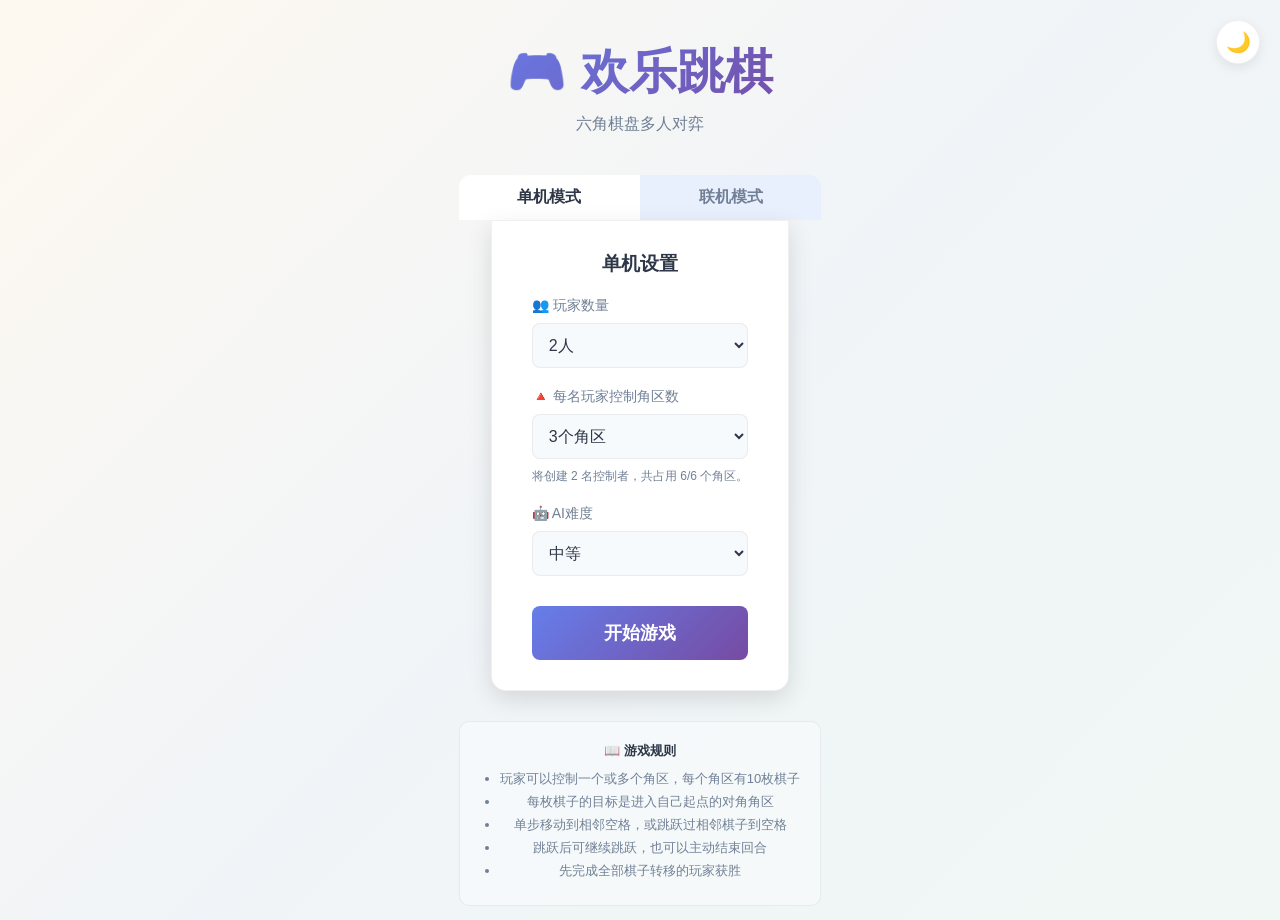
<file: web/index.html>
<!DOCTYPE html>
<html lang="zh-CN">
<head>
  <meta charset="UTF-8">
  <meta name="viewport" content="width=device-width, initial-scale=1.0">
  <title>欢乐跳棋</title>
  <meta http-equiv="refresh" content="0; url=start.html">
</head>
<body>
  <p><a href="start.html">进入欢乐跳棋</a></p>
</body>
</html>
</file>
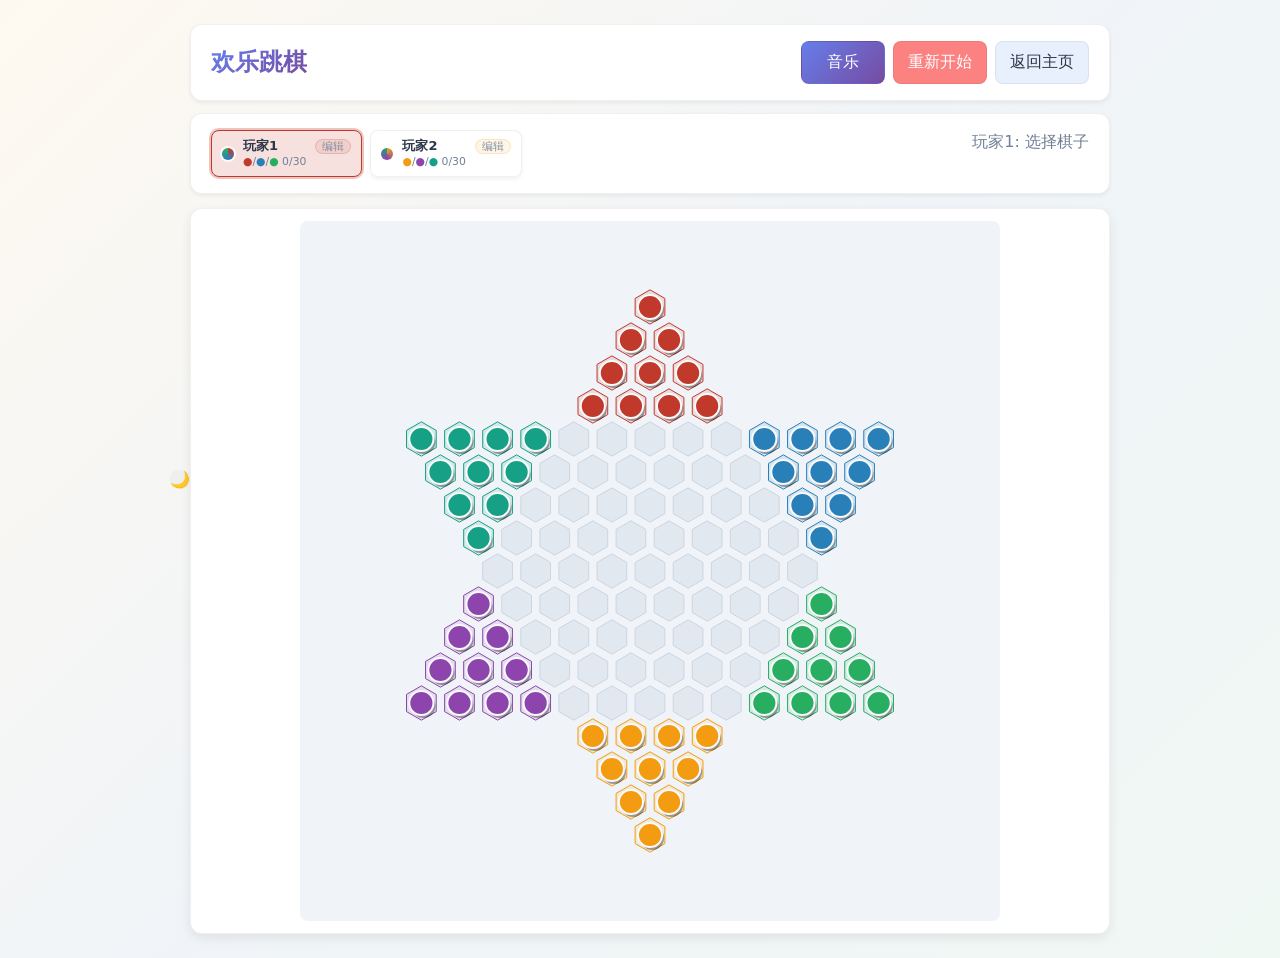
<file: web/game.html>
<!DOCTYPE html>
<html lang="zh-CN">
<head>
  <meta charset="UTF-8">
  <meta name="viewport" content="width=device-width, initial-scale=1.0">
  <title>欢乐跳棋 - 游戏</title>
  <link rel="stylesheet" href="css/style.css">
</head>
<body class="game-page">
  <button class="theme-toggle" id="themeToggle" title="切换主题">🌙</button>
  <main class="game-shell">
    <header class="game-header">
      <h1>欢乐跳棋</h1>
      <div class="header-actions">
        <button id="btnBGM" type="button">音乐</button>
        <button id="btnIds" type="button" hidden>格号</button>
        <button id="btnRestart" type="button">重新开始</button>
        <button id="btnBack" type="button">返回主页</button>
      </div>
    </header>

    <section id="statusBar" class="status-bar">
      <div id="playerInfo" class="player-info"></div>
      <div id="turnInfo" class="turn-info">
        <span id="turnMessage">初始化中...</span>
        <button id="btnEndJump" type="button" hidden>结束跳跃</button>
      </div>
    </section>

    <section class="board-wrap">
      <canvas id="board" width="700" height="700" aria-label="欢乐跳棋棋盘"></canvas>
    </section>
  </main>

  <div id="tooltip" class="tooltip" hidden></div>

  <script src="js/config.js"></script>
  <script src="board_data.js"></script>
  <script src="js/messages.js"></script>
  <script src="js/network.js"></script>
  <script src="js/audio.js"></script>
  <script src="js/player.js"></script>
  <script src="js/piece.js"></script>
  <script src="js/board.js"></script>
  <script src="js/ai.js"></script>
  <script src="js/game.js"></script>
  <script>
    (function() {
      const savedTheme = localStorage.getItem('theme') || 'light';
      document.documentElement.setAttribute('data-theme', savedTheme);
      const btn = document.getElementById('themeToggle');
      const updateIcon = () => {
        const isDark = document.documentElement.getAttribute('data-theme') === 'dark';
        if (btn) btn.textContent = isDark ? '☀️' : '🌙';
      };
      updateIcon();
      const toggleTheme = () => {
        const current = document.documentElement.getAttribute('data-theme');
        const next = current === 'dark' ? 'light' : 'dark';
        document.documentElement.setAttribute('data-theme', next);
        localStorage.setItem('theme', next);
        updateIcon();
        if (window.game && window.game.board) {
          window.game.board.render(window.game.ctx, { showIds: window.game.showIds });
          window.game.render();
        }
      };
      if (btn) btn.addEventListener('click', toggleTheme);
    })();
  </script>
</body>
</html>
</file>
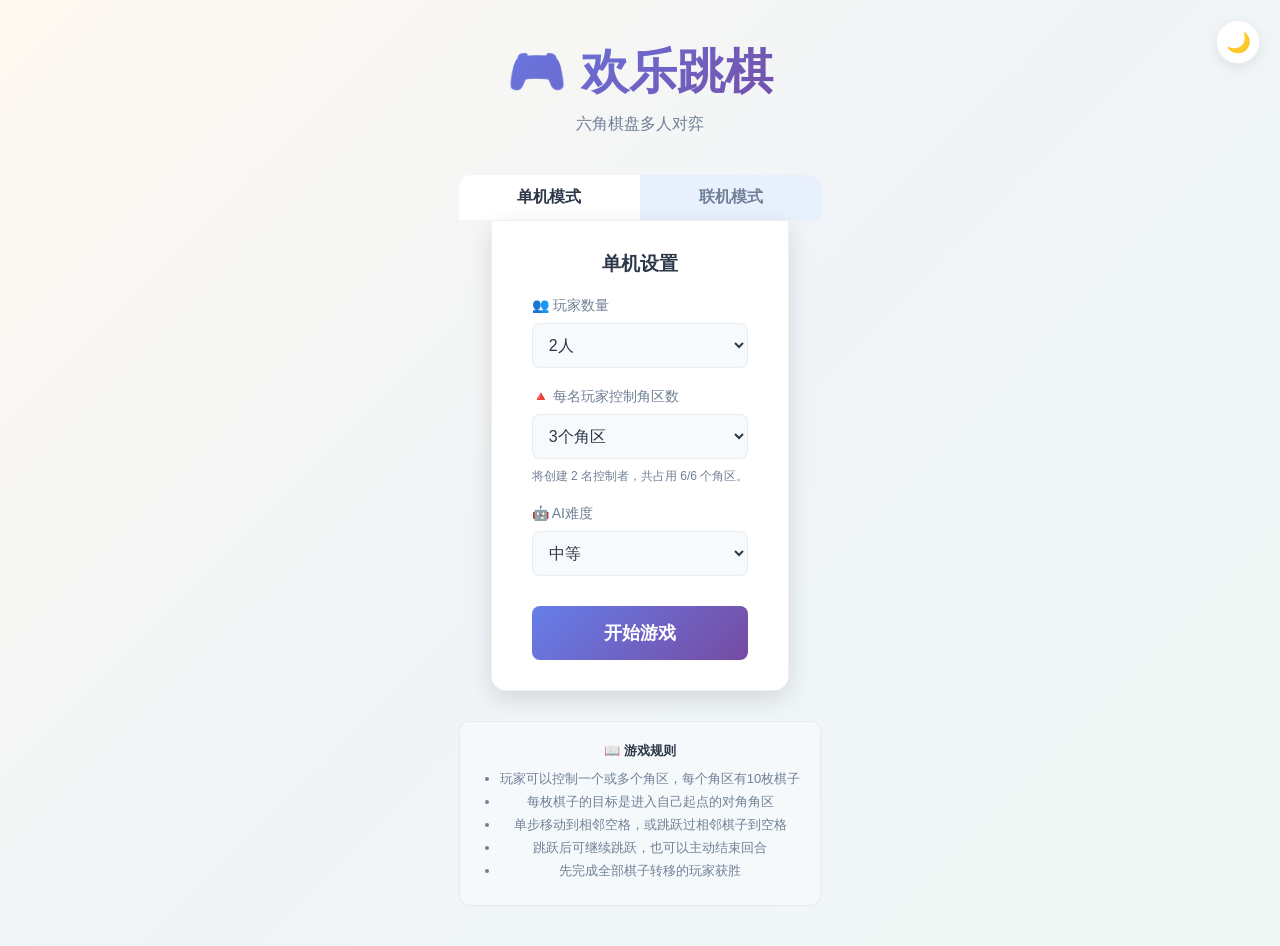
<file: web/start.html>
<!DOCTYPE html>
<html lang="zh-CN">
<head>
  <meta charset="UTF-8">
  <title>欢乐跳棋</title>
  <link rel="stylesheet" href="css/style.css">
  <style>
    * { margin: 0; padding: 0; box-sizing: border-box; }
    body {
      font-family: sans-serif;
      background: linear-gradient(135deg, var(--bg-page-gradient-start) 0%, var(--bg-page-gradient-mid) 50%, var(--bg-page-gradient-end) 100%);
      color: var(--text-main);
      min-height: 100vh;
      display: flex;
      justify-content: center;
      align-items: center;
      transition: background 0.3s ease, color 0.3s ease;
    }
    .start-screen {
      text-align: center;
      padding: 40px;
    }
    .start-screen h1 {
      font-size: 48px;
      margin-bottom: 10px;
      background: linear-gradient(135deg, var(--title-gradient-start) 0%, var(--title-gradient-end) 100%);
      -webkit-background-clip: text;
      -webkit-text-fill-color: transparent;
      background-clip: text;
    }
    .start-screen p {
      color: var(--text-muted);
      margin-bottom: 40px;
    }
    .mode-tabs {
      display: flex;
      gap: 0;
      margin-bottom: 0;
    }
    .mode-tab {
      flex: 1;
      padding: 12px 24px;
      border: none;
      background: var(--tab-bg);
      color: var(--tab-text);
      font-size: 16px;
      font-weight: bold;
      cursor: pointer;
      transition: background 0.2s, color 0.2s;
      border-radius: var(--radius) var(--radius) 0 0;
    }
    .mode-tab:first-child {
      border-radius: var(--radius) 0 0 0;
    }
    .mode-tab:last-child {
      border-radius: 0 var(--radius) 0 0;
    }
    .mode-tab.active {
      background: var(--tab-active-bg);
      color: var(--tab-active-text);
    }
    .setup-box {
      background: var(--bg-panel);
      padding: 30px 40px;
      border-radius: 0 0 15px 15px;
      display: inline-block;
      text-align: left;
      box-shadow: var(--shadow-lg);
      border: 1px solid var(--border-color);
      transition: all 0.3s ease;
    }
    .setup-box h3 {
      margin-bottom: 20px;
      text-align: center;
      color: var(--text-main);
    }
    .setting {
      margin-bottom: 20px;
    }
    .setting label {
      display: block;
      margin-bottom: 8px;
      font-size: 14px;
      color: var(--text-muted);
    }
    .setting select,
    .setting input {
      width: 100%;
      padding: 12px;
      border-radius: 8px;
      border: 1px solid var(--border-color);
      background: var(--bg-input);
      color: var(--text-main);
      font-size: 16px;
      cursor: pointer;
      transition: all 0.3s ease;
    }
    .setting input {
      cursor: text;
    }
    .setting select:focus,
    .setting input:focus {
      outline: 2px solid var(--border-focus);
      border-color: transparent;
    }
    .setting select option:disabled {
      color: var(--text-muted);
      opacity: 0.5;
    }
    .setting-hint {
      margin-top: 8px;
      color: var(--text-muted);
      font-size: 12px;
      line-height: 1.5;
    }
    .btn-start {
      width: 100%;
      padding: 15px;
      margin-top: 10px;
      border: none;
      border-radius: 8px;
      cursor: pointer;
      font-size: 18px;
      font-weight: bold;
      transition: transform 0.2s, background 0.2s;
      background: linear-gradient(135deg, var(--btn-primary-start) 0%, var(--btn-primary-end) 100%);
      color: #fff;
    }
    .btn-start:hover {
      transform: scale(1.02);
      opacity: 0.95;
    }
    .btn-secondary {
      background: linear-gradient(135deg, var(--btn-secondary-start) 0%, var(--btn-secondary-end) 100%);
    }
    .btn-secondary:hover {
      opacity: 0.95;
    }
    .room-info {
      background: var(--room-bg);
      padding: 15px;
      border-radius: 8px;
      margin-bottom: 15px;
      text-align: center;
      border: 1px solid var(--border-color);
      transition: all 0.3s ease;
    }
    .room-code {
      font-size: 32px;
      font-weight: bold;
      letter-spacing: 8px;
      color: var(--room-code-color);
      margin: 10px 0;
    }
    .player-list {
      margin-top: 10px;
      font-size: 14px;
      color: var(--text-muted);
    }
    .waiting-text {
      color: var(--waiting-color);
      animation: pulse 1.5s infinite;
    }
    @keyframes pulse {
      0%, 100% { opacity: 1; }
      50% { opacity: 0.5; }
    }
    .rules {
      margin-top: 30px;
      padding: 20px;
      background: var(--rules-bg);
      border-radius: 10px;
      font-size: 13px;
      color: var(--rules-text);
      border: 1px solid var(--border-color);
      transition: all 0.3s ease;
    }
    .rules h4 {
      color: var(--rules-title);
      margin-bottom: 10px;
    }
    .rules ul {
      padding-left: 20px;
    }
    .rules li {
      margin-bottom: 5px;
    }
    .hidden {
      display: none !important;
    }
    .error-msg {
      color: var(--error-color);
      font-size: 14px;
      margin-top: 10px;
      text-align: center;
    }
    .theme-toggle {
      position: fixed;
      top: 20px;
      right: 20px;
      width: 44px;
      height: 44px;
      border-radius: 50%;
      background: var(--bg-panel);
      border: 1px solid var(--border-color);
      box-shadow: var(--shadow-md);
      cursor: pointer;
      display: flex;
      align-items: center;
      justify-content: center;
      font-size: 20px;
      transition: all 0.3s ease;
      z-index: 100;
    }
    .theme-toggle:hover {
      transform: scale(1.1);
      box-shadow: var(--shadow-lg);
    }
  </style>
</head>
<body>
  <button class="theme-toggle" id="themeToggle" title="切换主题">🌙</button>
  <div class="start-screen">
    <h1>🎮 欢乐跳棋</h1>
    <p>六角棋盘多人对弈</p>

    <div class="mode-tabs">
      <button class="mode-tab active" data-mode="local">单机模式</button>
      <button class="mode-tab" data-mode="online">联机模式</button>
    </div>

    <div class="setup-box">
      <div id="localSetup">
        <h3>单机设置</h3>

        <div class="setting">
          <label>👥 玩家数量</label>
          <select id="playerCount">
            <option value="1">1人 (自动补AI)</option>
            <option value="2" selected>2人</option>
            <option value="3">3人</option>
            <option value="4">4人</option>
            <option value="5">5人</option>
            <option value="6">6人</option>
          </select>
        </div>

        <div class="setting">
          <label>🔺 每名玩家控制角区数</label>
          <select id="seatsPerPlayer">
            <option value="1">1个角区</option>
            <option value="2">2个角区</option>
            <option value="3" selected>3个角区</option>
          </select>
          <div id="setupHint" class="setting-hint"></div>
        </div>

        <div class="setting">
          <label>🤖 AI难度</label>
          <select id="aiDifficulty">
            <option value="easy">简单</option>
            <option value="medium" selected>中等</option>
            <option value="hard">困难</option>
          </select>
        </div>

        <button class="btn-start" id="startLocalBtn">开始游戏</button>
      </div>

      <div id="onlineSetup" class="hidden">
        <h3>联机设置</h3>

        <div class="setting">
          <label>👥 玩家数量</label>
          <select id="onlinePlayerCount">
            <option value="2" selected>2人</option>
            <option value="3">3人</option>
            <option value="4">4人</option>
            <option value="5">5人</option>
            <option value="6">6人</option>
          </select>
        </div>

        <div class="setting">
          <label>🔺 每名玩家控制角区数</label>
          <select id="onlineSeatsPerPlayer">
            <option value="1" selected>1个角区</option>
            <option value="2">2个角区</option>
            <option value="3">3个角区</option>
          </select>
          <div id="onlineSetupHint" class="setting-hint"></div>
        </div>

        <div id="roomCreation">
          <div class="setting">
            <label>我的名称</label>
            <input type="text" id="myNameInput" placeholder="选填，默认玩家1" maxlength="10" style="text-align: center;">
          </div>
          <button class="btn-start" id="createRoomBtn">创建房间</button>
        </div>

        <div id="roomDisplay" class="hidden">
          <div class="room-info">
            <div>房间号</div>
            <div class="room-code" id="roomCodeDisplay">------</div>
            <button class="copy-link-btn" id="copyLinkBtn" title="复制邀请链接">复制链接</button>
          </div>
          <div class="player-list" id="playerList">等待玩家加入...</div>
          <div class="waiting-text" id="waitingText">等待其他玩家加入...</div>
          <button class="btn-start" id="startOnlineBtn" disabled>开始游戏</button>
        </div>

        <div id="joinRoomSection" style="margin-top: 20px; padding-top: 20px; border-top: 1px solid var(--border-color);">
          <h4 style="text-align: center; margin-bottom: 15px; color: var(--text-muted);">或加入房间</h4>
          <div class="setting">
            <label>房间号</label>
            <input type="text" id="roomCodeInput" placeholder="输入6位房间号" maxlength="6" style="text-transform: uppercase; text-align: center; letter-spacing: 4px;">
          </div>
          <button class="btn-start" id="joinRoomBtn">加入房间</button>
        </div>

        <div id="onlineError" class="error-msg hidden"></div>
      </div>
    </div>

    <div class="rules">
      <h4>📖 游戏规则</h4>
      <ul>
        <li>玩家可以控制一个或多个角区，每个角区有10枚棋子</li>
        <li>每枚棋子的目标是进入自己起点的对角角区</li>
        <li>单步移动到相邻空格，或跳跃过相邻棋子到空格</li>
        <li>跳跃后可继续跳跃，也可以主动结束回合</li>
        <li>先完成全部棋子转移的玩家获胜</li>
      </ul>
    </div>
  </div>

  <div id="gameArea" class="game-page hidden">
    <main class="game-shell">
      <header class="game-header">
        <h1>欢乐跳棋</h1>
        <div class="header-actions">
          <button id="btnBGM" type="button">音乐</button>
          <button id="btnIds" type="button" hidden>格号</button>
          <button id="btnRestart" type="button">重新开始</button>
          <button id="btnBack" type="button">返回主页</button>
        </div>
      </header>

      <section id="statusBar" class="status-bar">
        <div id="playerInfo" class="player-info"></div>
        <div id="turnInfo" class="turn-info">
          <span id="turnMessage">初始化中...</span>
          <button id="btnEndJump" type="button" hidden>结束跳跃</button>
        </div>
      </section>

      <section class="board-wrap">
        <canvas id="board" width="700" height="700" aria-label="欢乐跳棋棋盘"></canvas>
      </section>
    </main>

    <div id="tooltip" class="tooltip"></div>
  </div>

  <script src="js/config.js"></script>
  <script src="board_data.js"></script>
  <script src="js/messages.js"></script>
  <script src="js/network.js"></script>
  <script src="js/audio.js"></script>
  <script src="js/player.js"></script>
  <script src="js/piece.js"></script>
  <script src="js/board.js"></script>
  <script src="js/ai.js"></script>
  <script>
    window.NO_AUTO_GAME_INIT = true;

    // Theme toggle
    (function() {
      const savedTheme = localStorage.getItem('theme') || 'light';
      document.documentElement.setAttribute('data-theme', savedTheme);
      const btn = document.getElementById('themeToggle');
      if (btn) {
        btn.textContent = savedTheme === 'dark' ? '☀️' : '🌙';
        btn.addEventListener('click', () => {
          const current = document.documentElement.getAttribute('data-theme');
          const next = current === 'dark' ? 'light' : 'dark';
          document.documentElement.setAttribute('data-theme', next);
          localStorage.setItem('theme', next);
          btn.textContent = next === 'dark' ? '☀️' : '🌙';
          // Update board colors
          if (window.game && window.game.board) {
            window.game.board.render(window.game.ctx, { showIds: window.game.showIds });
            window.game.render();
          }
        });
      }
    })();
  </script>
  <script src="js/game.js"></script>
  <script>
    let currentMode = 'local';
    let networkManager = null;
    let roomInfo = null;
    let webrtcOfferSent = new Set();

    (function() {
      const params = new URLSearchParams(window.location.search);
      const roomCode = params.get('room');
      if (roomCode) {
        const input = document.getElementById('roomCodeInput');
        if (input) {
          input.value = roomCode.toUpperCase();
          // Force switch to online mode without clicking tab
          document.querySelectorAll('.mode-tab').forEach(t => t.classList.remove('active'));
          const onlineTab = document.querySelector('[data-mode="online"]');
          if (onlineTab) onlineTab.classList.add('active');
          document.getElementById('localSetup').classList.add('hidden');
          document.getElementById('onlineSetup').classList.remove('hidden');
          setTimeout(() => {
            document.getElementById('joinRoomBtn').click();
          }, 300);
        }
      }
    })();

    const modeTabs = document.querySelectorAll('.mode-tab');
    modeTabs.forEach((tab) => {
      tab.addEventListener('click', () => {
        modeTabs.forEach((t) => t.classList.remove('active'));
        tab.classList.add('active');
        currentMode = tab.dataset.mode;

        document.getElementById('localSetup').classList.toggle('hidden', currentMode !== 'local');
        document.getElementById('onlineSetup').classList.toggle('hidden', currentMode !== 'online');
      });
    });

    (function() {
      const savedName = localStorage.getItem('playerName');
      const input = document.getElementById('myNameInput');
      if (savedName && input) input.value = savedName;
    })();

    document.getElementById('startLocalBtn').addEventListener('click', () => {
      const playerCount = document.getElementById('playerCount').value;
      const seatsPerPlayer = document.getElementById('seatsPerPlayer').value;
      const aiDifficulty = document.getElementById('aiDifficulty').value;

      sessionStorage.setItem('gameConfig', JSON.stringify({
        mode: 'local',
        playerCount,
        seatsPerPlayer,
        aiDifficulty
      }));

      window.location.href = 'game.html';
    });

    const playerCountSelect = document.getElementById('playerCount');
    const seatsPerPlayerSelect = document.getElementById('seatsPerPlayer');
    const setupHint = document.getElementById('setupHint');

    function getControllerCount() {
      const humans = Number(playerCountSelect.value);
      return humans === 1 ? 2 : humans;
    }

    function updateSeatOptions() {
      const controllerCount = getControllerCount();
      let bestEnabled = null;

      Array.from(seatsPerPlayerSelect.options).forEach((option) => {
        const seats = Number(option.value);
        const disabled = controllerCount * seats > 6;
        option.disabled = disabled;
        if (!disabled) bestEnabled = option.value;
      });

      if (seatsPerPlayerSelect.selectedOptions[0].disabled) {
        seatsPerPlayerSelect.value = bestEnabled || '1';
      }

      const seatsPerPlayer = Number(seatsPerPlayerSelect.value);
      const totalSeats = controllerCount * seatsPerPlayer;
      const aiText = Number(playerCountSelect.value) === 1 ? '，另有1名AI' : '';
      setupHint.textContent = `将创建 ${controllerCount} 名控制者${aiText}，共占用 ${totalSeats}/6 个角区。`;
    }

    playerCountSelect.addEventListener('change', updateSeatOptions);
    seatsPerPlayerSelect.addEventListener('change', updateSeatOptions);
    updateSeatOptions();

    const onlinePlayerCountSelect = document.getElementById('onlinePlayerCount');
    const onlineSeatsPerPlayerSelect = document.getElementById('onlineSeatsPerPlayer');
    const onlineSetupHint = document.getElementById('onlineSetupHint');

    function updateOnlineSeatOptions() {
      const controllerCount = Number(onlinePlayerCountSelect.value);
      let bestEnabled = null;

      Array.from(onlineSeatsPerPlayerSelect.options).forEach((option) => {
        const seats = Number(option.value);
        const disabled = controllerCount * seats > 6;
        option.disabled = disabled;
        if (!disabled) bestEnabled = option.value;
      });

      if (onlineSeatsPerPlayerSelect.selectedOptions[0].disabled) {
        onlineSeatsPerPlayerSelect.value = bestEnabled || '1';
      }

      const seatsPerPlayer = Number(onlineSeatsPerPlayerSelect.value);
      const totalSeats = controllerCount * seatsPerPlayer;
      onlineSetupHint.textContent = `共 ${controllerCount} 名玩家，占用 ${totalSeats}/6 个角区。`;
    }

    onlinePlayerCountSelect.addEventListener('change', updateOnlineSeatOptions);
    onlineSeatsPerPlayerSelect.addEventListener('change', updateOnlineSeatOptions);
    updateOnlineSeatOptions();

    document.getElementById('createRoomBtn').addEventListener('click', async () => {
      console.log('createRoomBtn clicked');
      hideError();

      networkManager = new NetworkManager({
        onRoomInfo: handleRoomInfo,
        onError: showOnlineError,
        onRoomStart: handleRoomStart,
        onDataChannelReady: handleDataChannelReady,
        onDisconnected: () => {
          console.log('network disconnected');
          showOnlineError('连接断开');
          resetOnlineUI();
        }
      });

      try {
        console.log('connecting to server...');
        const nameInput = document.getElementById('myNameInput');
        const name = nameInput ? nameInput.value.trim() : '';
        if (name) localStorage.setItem('playerName', name);
        
        await networkManager.connect();
        console.log('connected, creating room...');
        await networkManager.createRoom({
          playerCount: Number(onlinePlayerCountSelect.value),
          seatsPerPlayer: Number(onlineSeatsPerPlayerSelect.value),
          maxPlayers: Number(onlinePlayerCountSelect.value)
        });
        console.log('room created, setting up WebRTC...');
        await networkManager.setupWebRTC();
      } catch (error) {
        console.error('create room error:', error);
        showOnlineError('连接服务器失败: ' + error.message);
      }
    });

    document.getElementById('joinRoomBtn').addEventListener('click', async () => {
      hideError();
      const roomCode = document.getElementById('roomCodeInput').value.trim().toUpperCase();

      if (roomCode.length !== 6) {
        showOnlineError('请输入6位房间号');
        return;
      }

      networkManager = new NetworkManager({
        onRoomInfo: handleRoomInfo,
        onError: showOnlineError,
        onRoomStart: handleRoomStart,
        onDataChannelReady: handleDataChannelReady,
        onDisconnected: () => {
          showOnlineError('连接断开');
          resetOnlineUI();
        }
      });

      try {
        await networkManager.connect();
        await networkManager.joinRoom(roomCode);
        await networkManager.setupWebRTC();
      } catch (error) {
        showOnlineError('连接服务器失败: ' + error.message);
      }
    });

    function handleRoomInfo(info) {
      console.log('handleRoomInfo called:', info);
      roomInfo = info;
      document.getElementById('roomCodeDisplay').textContent = info.code;

      const playerCount = info.playerCount || 1;
      const maxPlayers = info.maxPlayers || 6;
      document.getElementById('playerList').textContent = `玩家: ${playerCount}/${maxPlayers}`;

      document.getElementById('roomCreation').classList.add('hidden');
      document.getElementById('joinRoomSection').classList.add('hidden');
      document.getElementById('roomDisplay').classList.remove('hidden');

      const copyBtn = document.getElementById('copyLinkBtn');
      copyBtn.style.display = '';
      copyBtn.style.visibility = 'visible';
      copyBtn.onclick = () => {
        const link = `${window.location.origin}/start.html?room=${info.code}`;
        const userAgent = navigator.userAgent.toLowerCase();
        const isAndroid = userAgent.includes('android');
        const isIOS = /iphone|ipad|ipod/.test(userAgent);

        if (navigator.clipboard && navigator.clipboard.writeText) {
          navigator.clipboard.writeText(link).then(() => {
            copyBtn.textContent = '已复制!';
            setTimeout(() => { copyBtn.textContent = '复制链接'; }, 2000);
          }).catch(() => {
            prompt('请长按复制链接：', link);
          });
        } else if (isAndroid || isIOS) {
          prompt('请长按复制链接：', link);
        } else {
          const range = document.createRange();
          const selection = window.getSelection();
          const tempSpan = document.createElement('span');
          tempSpan.textContent = link;
          tempSpan.style.cssText = 'position:fixed;top:0;left:0;opacity:0;pointer-events:none;';
          document.body.appendChild(tempSpan);
          range.selectNodeContents(tempSpan);
          selection.removeAllRanges();
          selection.addRange(range);
          try {
            document.execCommand('copy');
            copyBtn.textContent = '已复制!';
          } catch (e) {
            prompt('请手动复制链接：', link);
          }
          selection.removeAllRanges();
          document.body.removeChild(tempSpan);
          setTimeout(() => { copyBtn.textContent = '复制链接'; }, 2000);
        }
      };

      const isHost = info.hostId === networkManager.peerId;
      const startBtn = document.getElementById('startOnlineBtn');

      if (isHost) {
        if (isRoomReadyToStart(info)) {
          startBtn.disabled = false;
          document.getElementById('waitingText').textContent = '连接已建立，可以开始游戏';
        } else {
          startBtn.disabled = true;
          document.getElementById('waitingText').textContent = '等待其他玩家加入...';
        }
      } else {
        startBtn.hidden = true;
        document.getElementById('waitingText').textContent = '等待房主开始游戏...';
      }

      if (isHost && info.clientIds) {
        info.clientIds.forEach((clientId) => {
          if (!webrtcOfferSent.has(clientId)) {
            webrtcOfferSent.add(clientId);
            networkManager.sendSDPOffer(clientId);
          }
        });
      }
    }

    function handleDataChannelReady() {
      console.log('handleDataChannelReady called');
      const isHost = roomInfo && networkManager && roomInfo.hostId === networkManager.peerId;
      if (!isHost) return;
      
      const currentClients = roomInfo.clientIds ? roomInfo.clientIds.length : 0;
      console.log('handleDataChannelReady: current clients:', currentClients, 'maxPlayers:', roomInfo.maxPlayers);
      
      if (isRoomReadyToStart(roomInfo)) {
        const startBtn = document.getElementById('startOnlineBtn');
        startBtn.disabled = false;
        document.getElementById('waitingText').textContent = '连接已建立，可以开始游戏';
        console.log('Start button enabled!');
      }
    }

    function handleRoomStart() {
      try {
        console.log('handleRoomStart called, roomInfo=', roomInfo);
        
        const startScreen = document.querySelector('.start-screen');
        const gameArea = document.getElementById('gameArea');
        
        if (!startScreen || !gameArea) {
          console.error('DOM elements not found! startScreen:', !!startScreen, 'gameArea:', !!gameArea);
          return;
        }
        
        console.log('Before: startScreen.style.display:', startScreen.style.display, 'gameArea.style.display:', gameArea.style.display);
        
        startScreen.style.display = 'none';
        startScreen.classList.add('hidden');
        gameArea.style.display = '';
        gameArea.classList.remove('hidden');
        
        console.log('After: startScreen.style.display:', startScreen.style.display, 'gameArea.style.display:', gameArea.style.display);
        
        if (!roomInfo) {
          console.error('handleRoomStart: roomInfo is null');
          return;
        }

        const isHost = roomInfo.hostId === networkManager.peerId;
        const cfg = roomInfo.config || {};

        console.log('Creating Game with config:', { mode: 'online', network: true, playerCount: cfg.playerCount, seatsPerPlayer: cfg.seatsPerPlayer, isHost });

        if (window.game && typeof window.game.dispose === 'function') {
          window.game.dispose({ disconnectNetwork: false });
        }

        window.game = new Game({
          mode: 'online',
          network: true,
          embedded: true,
          playerCount: cfg.playerCount || 2,
          seatsPerPlayer: cfg.seatsPerPlayer || 1,
          isHost: isHost,
          roomCode: roomInfo.code,
          peerIds: roomInfo.peerIds || [roomInfo.hostId].concat(roomInfo.clientIds || []),
          networkManager: networkManager
        });
        const restartBtn = document.getElementById('btnRestart');
        if (restartBtn) restartBtn.hidden = true;
      } catch (e) {
        console.error('handleRoomStart error:', e);
      }
    }

    document.getElementById('startOnlineBtn').addEventListener('click', () => {
      console.log('=== startOnlineBtn clicked ===');
      console.log('networkManager:', networkManager ? 'exists' : 'null');
      console.log('networkManager.mode:', networkManager ? networkManager.mode : 'N/A');
      console.log('roomInfo:', roomInfo ? 'exists' : 'null');
      
      if (!networkManager) {
        console.error('networkManager is null!');
        alert('networkManager 未初始化');
        return;
      }
      if (networkManager.mode !== 'host') {
        console.error('networkManager.mode is not host:', networkManager.mode);
        alert('非房主无法开始游戏');
        return;
      }
      if (!roomInfo) {
        console.error('roomInfo is null!');
        alert('房间信息不存在');
        return;
      }
      
      if (!isRoomReadyToStart(roomInfo)) {
        alert('等待所有玩家连接建立');
        return;
      }

      console.log('All checks passed, signaling ROOM_START');
      console.log('dataChannels.size:', networkManager.dataChannels.size);
      console.log('dataChannels:', Array.from(networkManager.dataChannels.keys()));
      
      networkManager.sendSignaling(NETWORK_MESSAGES.ROOM_START, {
        roomCode: roomInfo.code
      });
    });

    function isRoomReadyToStart(info) {
      if (!info || !networkManager || networkManager.peerId !== info.hostId) return false;
      const clientIds = info.clientIds || [];
      if (clientIds.length !== info.maxPlayers - 1) return false;
      return clientIds.every((clientId) => networkManager.isPeerConnected(clientId));
    }

    function showOnlineError(msg) {
      const errorEl = document.getElementById('onlineError');
      errorEl.textContent = msg;
      errorEl.classList.remove('hidden');
    }

    function hideError() {
      document.getElementById('onlineError').classList.add('hidden');
    }

    function resetOnlineUI() {
      webrtcOfferSent.clear();
      document.getElementById('roomCreation').classList.remove('hidden');
      document.getElementById('joinRoomSection').classList.remove('hidden');
      document.getElementById('roomDisplay').classList.add('hidden');
    }

    document.getElementById('btnBack').addEventListener('click', () => {
      if (networkManager) {
        networkManager.disconnect();
        networkManager = null;
      }
      if (window.game) {
        if (typeof window.game.dispose === 'function') {
          window.game.dispose({ disconnectNetwork: false });
        }
        window.game = null;
      }
      document.getElementById('gameArea').classList.add('hidden');
      document.getElementById('gameArea').style.display = 'none';
      const startScreen = document.querySelector('.start-screen');
      startScreen.style.display = '';
      startScreen.classList.remove('hidden');
      resetOnlineUI();
    });

    document.getElementById('btnRestart').addEventListener('click', () => {
      if (window.game) {
        if (window.game.config && window.game.config.mode === 'online') return;
        window.game.startGame();
      }
    });

    document.getElementById('btnIds').addEventListener('click', () => {
      if (window.game) {
        window.game.showIds = !window.game.showIds;
        window.game.render();
      }
    });

    document.getElementById('btnEndJump').addEventListener('click', () => {
      if (window.game) {
        if (window.game.config && window.game.config.mode === 'online') return;
        window.game.endJumpTurn();
      }
    });
  </script>
</body>
</html>
</file>
<file: web/css/style.css>
:root {
  --bg-page: #f0f4f8;
  --bg-page-gradient-start: #fef9f0;
  --bg-page-gradient-mid: #f0f4f8;
  --bg-page-gradient-end: #f0f8f4;
  --bg-panel: #ffffff;
  --bg-panel-2: #e8f0fe;
  --bg-input: #f7fafc;
  --text-main: #2d3748;
  --text-muted: #718096;
  --text-heading: #667eea;
  --accent: #48bb78;
  --accent-hover: #38a169;
  --danger: #fc8181;
  --danger-hover: #f56565;
  --border-color: rgba(0, 0, 0, 0.06);
  --border-focus: #667eea;
  --shadow-sm: 0 2px 4px rgba(0, 0, 0, 0.06);
  --shadow-md: 0 4px 12px rgba(0, 0, 0, 0.08);
  --shadow-lg: 0 8px 24px rgba(0, 0, 0, 0.12);
  --radius: 12px;
  --radius-sm: 8px;
  --btn-primary-start: #667eea;
  --btn-primary-end: #764ba2;
  --btn-secondary-start: #48bb78;
  --btn-secondary-end: #38a169;
  --tab-bg: #e8f0fe;
  --tab-active-bg: #ffffff;
  --tab-text: #718096;
  --tab-active-text: #2d3748;
  --room-bg: #f7fafc;
  --room-code-color: #667eea;
  --waiting-color: #ed8936;
  --rules-bg: rgba(247, 250, 252, 0.8);
  --rules-title: #2d3748;
  --rules-text: #718096;
  --error-color: #e53e3e;
  --board-bg: #f0f4f8;
  --cell-center: #e2e8f0;
  --cell-stroke: #cbd5e0;
  --cell-text: #718096;
  --tooltip-bg: rgba(255, 255, 255, 0.95);
  --badge-bg: rgba(255, 255, 255, 0.8);
  --badge-dot-shadow: rgba(255, 255, 255, 0.8);
  --title-gradient-start: #667eea;
  --title-gradient-end: #764ba2;
}

[data-theme="dark"] {
  --bg-page: #141927;
  --bg-page-gradient-start: #1a1a2e;
  --bg-page-gradient-mid: #16213e;
  --bg-page-gradient-end: #1a1a2e;
  --bg-panel: #1d2840;
  --bg-panel-2: #23324e;
  --bg-input: #0f3460;
  --text-main: #f4f7fb;
  --text-muted: #a9b8cd;
  --text-heading: #4ecdc4;
  --accent: #4ecdc4;
  --accent-hover: #3dbdb5;
  --danger: #e94560;
  --danger-hover: #d63850;
  --border-color: rgba(255, 255, 255, 0.08);
  --border-focus: #e94560;
  --shadow-sm: 0 2px 4px rgba(0, 0, 0, 0.2);
  --shadow-md: 0 4px 12px rgba(0, 0, 0, 0.3);
  --shadow-lg: 0 8px 24px rgba(0, 0, 0, 0.4);
  --tab-bg: #0f3460;
  --tab-active-bg: #16213e;
  --tab-text: #888;
  --tab-active-text: #fff;
  --room-bg: #0f3460;
  --room-code-color: #4ecdc4;
  --waiting-color: #f39c12;
  --rules-bg: rgba(15, 52, 96, 0.2);
  --rules-title: #fff;
  --rules-text: #888;
  --error-color: #e94560;
  --board-bg: #172033;
  --cell-center: #24364d;
  --cell-stroke: #41546f;
  --cell-text: #8fa1b7;
  --tooltip-bg: rgba(8, 13, 23, 0.94);
  --badge-bg: rgba(255, 255, 255, 0.08);
  --badge-dot-shadow: rgba(255, 255, 255, 0.18);
  --title-gradient-start: #4ecdc4;
  --title-gradient-end: #44a08d;
  --btn-primary-start: #e94560;
  --btn-primary-end: #d63850;
  --btn-secondary-start: #3498db;
  --btn-secondary-end: #2980b9;
}

* {
  box-sizing: border-box;
  margin: 0;
  padding: 0;
}

body {
  min-height: 100vh;
  font-family: system-ui, -apple-system, BlinkMacSystemFont, "Segoe UI", sans-serif;
  background: linear-gradient(135deg, var(--bg-page-gradient-start) 0%, var(--bg-page-gradient-mid) 50%, var(--bg-page-gradient-end) 100%);
  color: var(--text-main);
  transition: background 0.3s ease, color 0.3s ease;
}

button,
select {
  font: inherit;
}

button {
  border: 0;
  border-radius: var(--radius-sm);
  cursor: pointer;
  transition: all 0.2s ease;
}

button:hover {
  transform: translateY(-1px);
  box-shadow: var(--shadow-sm);
}

button:active {
  transform: translateY(0);
}

.game-page {
  display: flex;
  align-items: center;
  justify-content: center;
  padding: 24px;
  background: linear-gradient(135deg, var(--bg-page-gradient-start) 0%, var(--bg-page-gradient-mid) 50%, var(--bg-page-gradient-end) 100%);
  min-height: 100vh;
}

.game-shell {
  width: min(920px, 100%);
}

.game-header,
.status-bar {
  display: flex;
  align-items: center;
  justify-content: space-between;
  gap: 14px;
  background: var(--bg-panel);
  border: 1px solid var(--border-color);
  border-radius: var(--radius);
  padding: 16px 20px;
  box-shadow: var(--shadow-sm);
  transition: background 0.3s ease, border-color 0.3s ease;
}

.game-header {
  margin-bottom: 12px;
}

.game-header h1 {
  font-size: 24px;
  line-height: 1.2;
  background: linear-gradient(135deg, var(--title-gradient-start) 0%, var(--title-gradient-end) 100%);
  -webkit-background-clip: text;
  -webkit-text-fill-color: transparent;
  background-clip: text;
}

.header-actions {
  display: flex;
  gap: 8px;
}

.header-actions button {
  min-width: 84px;
  padding: 10px 14px;
  color: var(--text-main);
  background: var(--bg-panel-2);
  font-weight: 500;
  border: 1px solid var(--border-color);
  transition: all 0.2s ease, background 0.3s ease;
}

.header-actions button:hover {
  background: var(--bg-input);
}

#btnRestart {
  background: var(--danger);
  color: white;
}

#btnRestart:hover {
  background: var(--danger-hover);
}

#btnBGM {
  background: linear-gradient(135deg, var(--btn-primary-start) 0%, var(--btn-primary-end) 100%);
  color: white;
}

#btnBGM:hover {
  opacity: 0.9;
}

#btnTheme {
  background: linear-gradient(135deg, var(--btn-secondary-start) 0%, var(--btn-secondary-end) 100%);
  color: white;
}

#btnTheme:hover {
  opacity: 0.9;
}

.status-bar {
  align-items: flex-start;
  margin-bottom: 14px;
}

.player-info {
  display: flex;
  flex-wrap: wrap;
  gap: 8px;
  flex: 1 1 auto;
  min-width: 0;
}

.player-badge {
  display: flex;
  align-items: center;
  gap: 9px;
  min-height: 42px;
  padding: 8px 10px;
  border-radius: var(--radius-sm);
  color: var(--text-main);
  background: var(--badge-bg);
  border: 1px solid var(--border-color);
  font-size: 13px;
  box-shadow: var(--shadow-sm);
  transition: all 0.3s ease;
}

.player-badge .dot {
  flex: 0 0 auto;
  width: 12px;
  height: 12px;
  border-radius: 50%;
  background: var(--player-dot, var(--player-color));
  box-shadow: 0 0 0 2px var(--badge-dot-shadow);
}

.player-copy {
  display: flex;
  flex-direction: column;
  gap: 2px;
  min-width: 0;
}

.player-name {
  color: var(--text-main);
  font-weight: 650;
  line-height: 1.15;
}

.player-badge small {
  color: var(--text-muted);
  line-height: 1.15;
}

.player-badge.active {
  border-color: var(--player-color);
  background: color-mix(in srgb, var(--player-color) 15%, var(--bg-panel));
  box-shadow: 0 0 0 2px color-mix(in srgb, var(--player-color) 30%, transparent);
}

.player-badge.editable {
  cursor: pointer;
}

.player-badge.editable:hover {
  border-color: var(--player-color);
  background: color-mix(in srgb, var(--player-color) 10%, var(--bg-panel));
}

.edit-mark {
  flex: 0 0 auto;
  align-self: flex-start;
  color: var(--text-muted);
  background: color-mix(in srgb, var(--player-color) 12%, transparent);
  border: 1px solid color-mix(in srgb, var(--player-color) 22%, transparent);
  border-radius: 999px;
  padding: 1px 6px;
  font-size: 11px;
  line-height: 1;
  opacity: 0.85;
}

.player-badge.self {
  border-color: color-mix(in srgb, var(--player-color) 55%, var(--border-color));
  box-shadow: 0 0 0 2px color-mix(in srgb, var(--player-color) 16%, transparent);
}

.room-info {
  display: flex;
  align-items: center;
  gap: 12px;
  justify-content: center;
}

.copy-link-btn {
  padding: 4px 10px;
  font-size: 12px;
  cursor: pointer;
  background: var(--accent);
  color: white;
  border: none;
  border-radius: var(--radius-sm);
  transition: all 0.2s;
}

.copy-link-btn:hover {
  opacity: 0.85;
}

.turn-info {
  display: flex;
  align-items: center;
  justify-content: flex-end;
  gap: 10px;
  flex: 0 0 clamp(220px, 32vw, 360px);
  min-width: 0;
  text-align: right;
  color: var(--text-muted);
  line-height: 1.5;
}

#turnMessage {
  display: block;
  width: 100%;
  overflow: hidden;
  text-overflow: ellipsis;
  white-space: nowrap;
}

.turn-info button {
  flex: 0 0 auto;
  padding: 8px 12px;
  color: white;
  background: var(--accent);
  font-size: 13px;
  font-weight: 600;
}

.turn-info button:hover {
  background: var(--accent-hover);
}

.turn-info button[hidden] {
  display: none;
}

.board-wrap {
  display: flex;
  justify-content: center;
  overflow: auto;
  background: var(--bg-panel);
  border: 1px solid var(--border-color);
  border-radius: var(--radius);
  padding: 12px;
  box-shadow: var(--shadow-md);
  transition: background 0.3s ease, border-color 0.3s ease;
}

#board {
  width: min(700px, calc(100vw - 62px));
  height: auto;
  border-radius: var(--radius-sm);
  cursor: pointer;
}

.tooltip {
  position: fixed;
  z-index: 10;
  display: none;
  max-width: 220px;
  padding: 10px 12px;
  border-radius: var(--radius-sm);
  background: var(--tooltip-bg);
  color: var(--text-main);
  font-size: 12px;
  line-height: 1.45;
  pointer-events: none;
  box-shadow: var(--shadow-md);
  border: 1px solid var(--border-color);
  transition: all 0.3s ease;
}

@media (max-width: 720px) {
  .game-page {
    align-items: flex-start;
    padding: 12px;
  }

  .game-header,
  .status-bar {
    flex-direction: column;
    align-items: stretch;
  }

  .turn-info {
    flex: 0 1 auto;
    justify-content: flex-start;
    text-align: left;
  }

  #turnMessage {
    white-space: normal;
  }

  .header-actions {
    display: grid;
    grid-template-columns: repeat(4, 1fr);
  }

  .header-actions button {
    min-width: 0;
    padding-inline: 8px;
  }

  .turn-info {
    justify-content: flex-start;
    text-align: left;
  }
}
</file>
